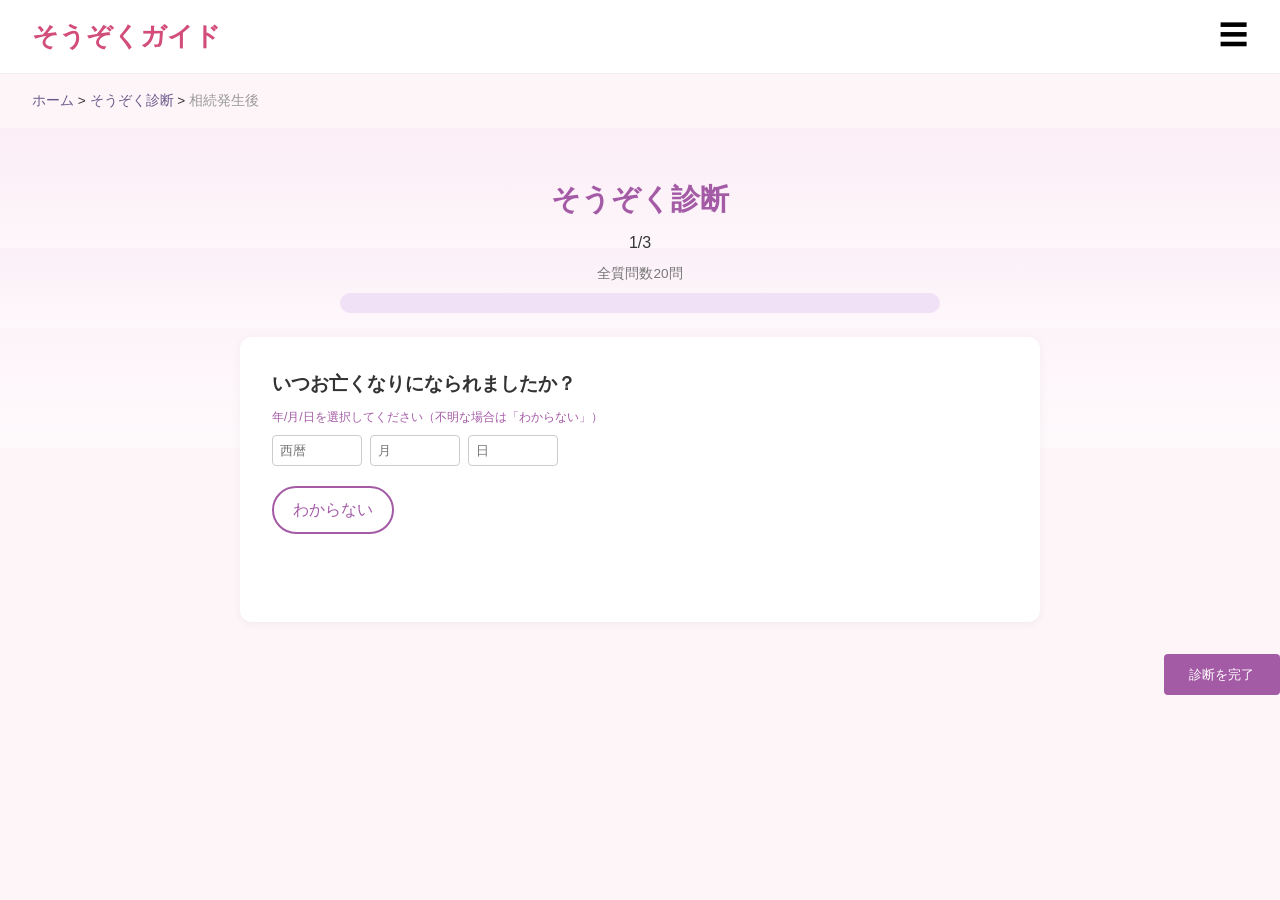
<file: index.html>
<!DOCTYPE html>
<html lang="ja">
<head>
  <meta charset="UTF-8">
  <meta name="viewport" content="width=device-width, initial-scale=1.0">
  <title>そうぞく診断</title>
  <link rel="stylesheet" href="styles.css">
</head>
<body>
  <header class="site-header">
    <div class="logo">そうぞくガイド</div>
    <button class="menu-btn" aria-label="メニュー">&#9776;</button>
  </header>

  <div class="breadcrumb">
    <a href="#">ホーム</a> &gt; <a href="#">そうぞく診断</a> &gt; <span>相続発生後</span>
  </div>

  <div class="page-bg">
    <section class="section-title">
      <h1>そうぞく診断</h1>
      <div class="page-counter"><span id="current-page">1</span>/3</div>
      <div class="total-questions">全質問数20問</div>
      <div class="progress-wrapper"><div id="progress-bar" class="progress-bar"></div></div>
    </section>

    <div id="question-wrapper" class="question-container">
      <!-- JavaScriptが質問を挿入 -->
    </div>

    <div class="nav-buttons">
      <button id="prev-btn" style="display:none;">戻る</button>
      <button id="next-btn">次へ</button>
    </div>
  </div>

  <script src="script.js"></script>
</body>
</html>
</file>
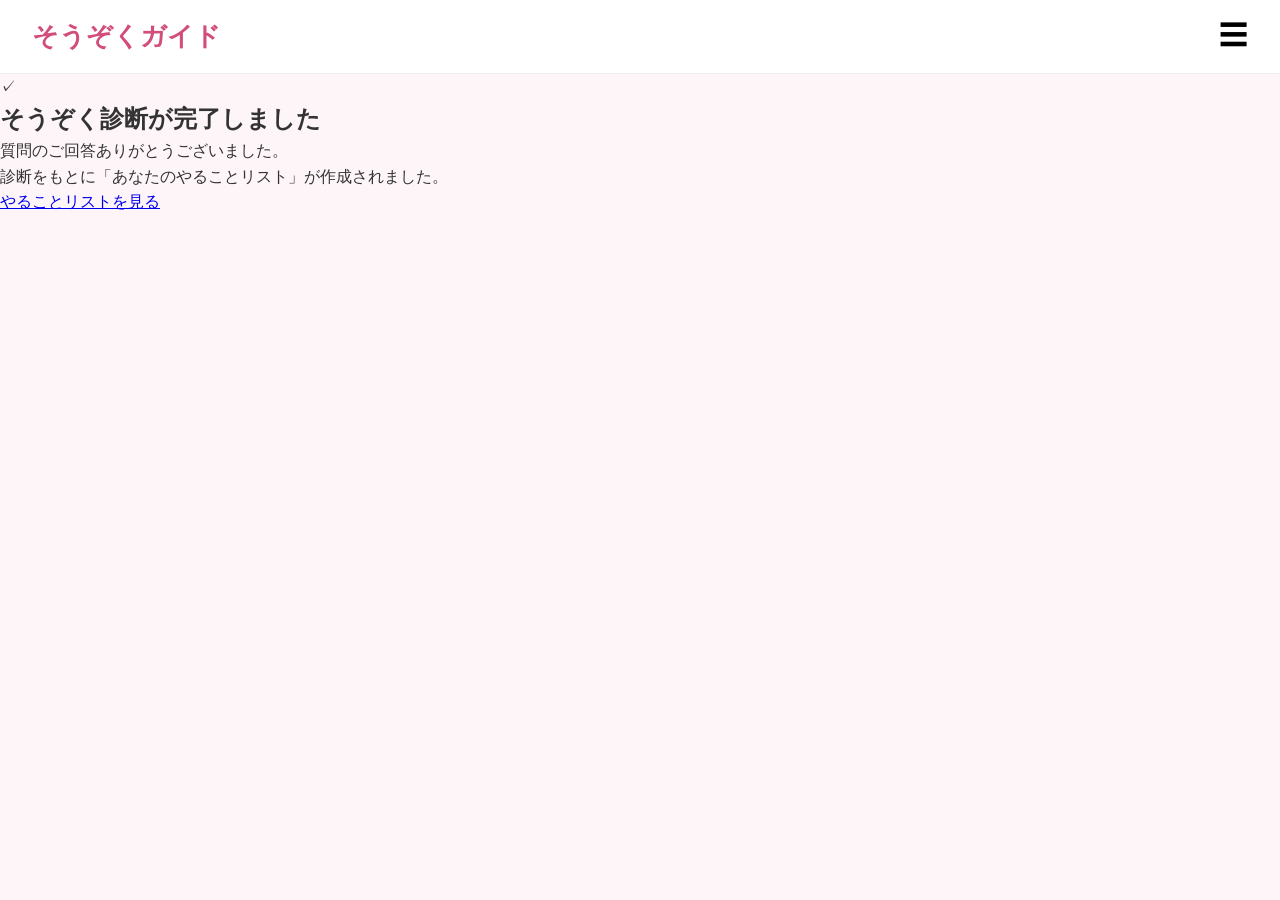
<file: completed.html>
<!DOCTYPE html>
<html lang="ja">
<head>
  <meta charset="UTF-8">
  <meta name="viewport" content="width=device-width, initial-scale=1.0">
  <title>診断完了</title>
  <link rel="stylesheet" href="styles.css">
</head>
<body>
  <header class="site-header">
    <div class="logo">そうぞくガイド</div>
    <button class="menu-btn">&#9776;</button>
  </header>

  <div class="complete-page">
    <div class="check-icon">&#10003;</div>
    <h2>そうぞく診断が完了しました</h2>
    <p>質問のご回答ありがとうございました。<br>
    診断をもとに「あなたのやることリスト」が作成されました。</p>
    <a href="tasks.html" class="cta-btn">やることリストを見る</a>
  </div>
</body>
</html>
</file>
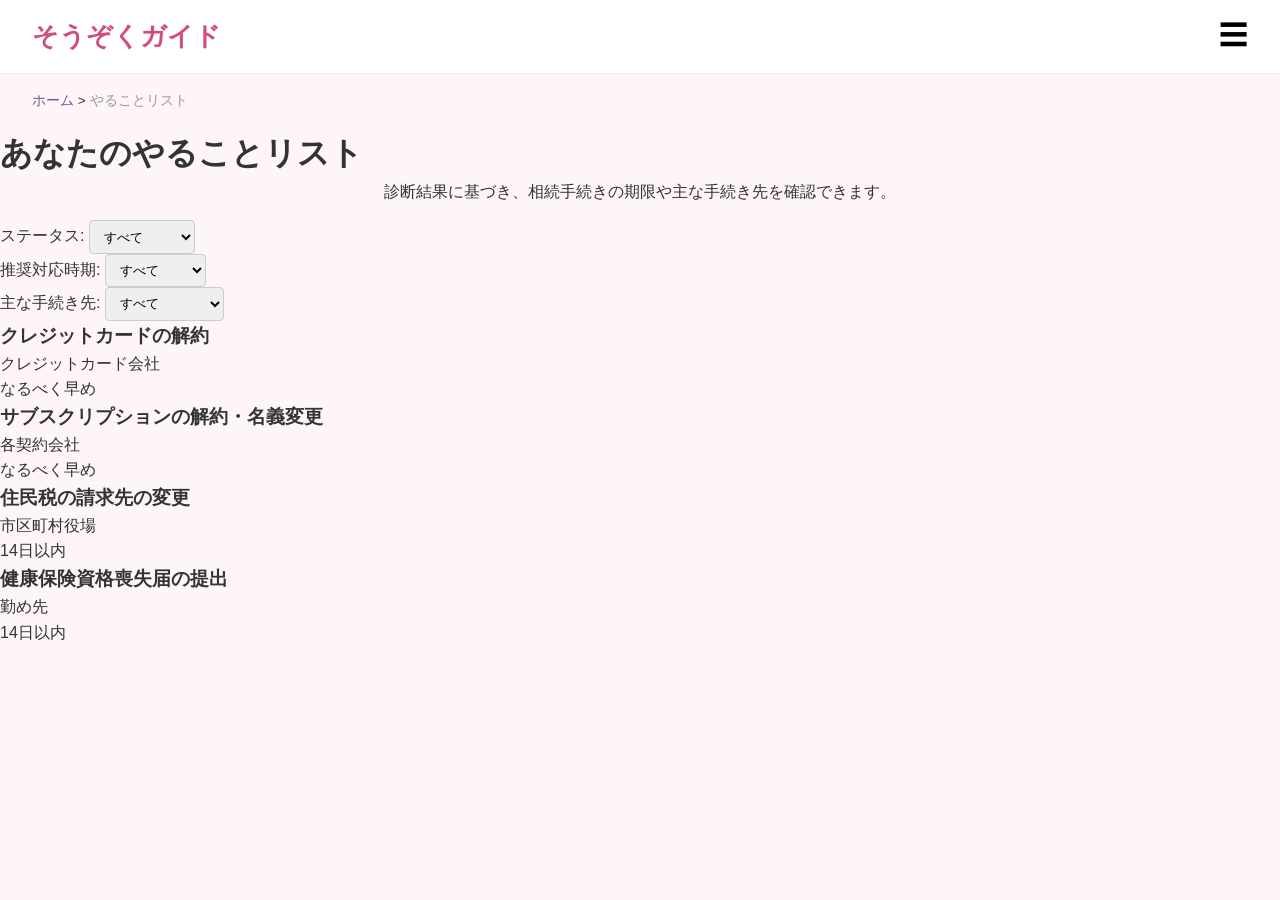
<file: tasks.html>
<!DOCTYPE html>
<html lang="ja">
<head>
  <meta charset="UTF-8">
  <meta name="viewport" content="width=device-width, initial-scale=1.0">
  <title>やることリスト</title>
  <link rel="stylesheet" href="styles.css">
</head>
<body>
  <header class="site-header">
    <div class="logo">そうぞくガイド</div>
    <button class="menu-btn">&#9776;</button>
  </header>

  <div class="breadcrumb">
    <a href="#">ホーム</a> &gt; <span>やることリスト</span>
  </div>

  <div class="task-page">
    <h1>あなたのやることリスト</h1>
    <p style="text-align:center; margin-bottom:1rem;">診断結果に基づき、相続手続きの期限や主な手続き先を確認できます。</p>

    <!-- フィルター -->
    <div class="filters">
      <div class="filter-item">
        <label for="status-filter">ステータス:</label>
        <select id="status-filter">
          <option>すべて</option>
          <option>未対応のみ</option>
        </select>
      </div>
      <div class="filter-item">
        <label for="deadline-filter">推奨対応時期:</label>
        <select id="deadline-filter">
          <option>すべて</option>
          <option>14日以内</option>
          <option>3ヶ月以内</option>
        </select>
      </div>
      <div class="filter-item">
        <label for="agency-filter">主な手続き先:</label>
        <select id="agency-filter">
          <option>すべて</option>
          <option>市区町村役場</option>
          <option>銀行</option>
          <option>契約会社</option>
        </select>
      </div>
    </div>

    <!-- タスクリスト -->
    <div class="task-list" id="task-list">
      <!-- JSでタスクを挿入 -->
    </div>
  </div>

  <script>
    // サンプルタスクリスト（診断結果に応じて動的生成することも可能）
    const tasks = [
      {
        title: 'クレジットカードの解約',
        agency: 'クレジットカード会社',
        deadline: 'なるべく早め',
      },
      {
        title: 'サブスクリプションの解約・名義変更',
        agency: '各契約会社',
        deadline: 'なるべく早め',
      },
      {
        title: '住民税の請求先の変更',
        agency: '市区町村役場',
        deadline: '14日以内',
      },
      {
        title: '健康保険資格喪失届の提出',
        agency: '勤め先',
        deadline: '14日以内',
      }
    ];

    function renderTasks(list) {
      const container = document.getElementById('task-list');
      container.innerHTML = '';
      list.forEach(task => {
        const card = document.createElement('div');
        card.className = 'task-card';
        const info = document.createElement('div');
        info.className = 'task-info';
        const title = document.createElement('h3');
        title.textContent = task.title;
        const agency = document.createElement('span');
        agency.textContent = task.agency;
        info.appendChild(title);
        info.appendChild(agency);
        const deadline = document.createElement('div');
        deadline.className = 'task-deadline';
        deadline.textContent = task.deadline;
        card.appendChild(info);
        card.appendChild(deadline);
        container.appendChild(card);
      });
    }

    // 初期描画
    document.addEventListener('DOMContentLoaded', () => renderTasks(tasks));
  </script>
</body>
</html>
</file>
<file: styles.css>
/* ------- 基本設定 ------- */
* {
  box-sizing: border-box;
  margin: 0;
  padding: 0;
}
body {
  font-family: "Arial", sans-serif;
  background: #fef5f9;
  color: #333;
  line-height: 1.6;
  min-height: 100vh;
}

/* ------- ヘッダー ------- */
.site-header {
  display: flex;
  justify-content: space-between;
  align-items: center;
  padding: 1rem 2rem;
  background: #fff;
  border-bottom: 1px solid #eee;
}
.site-header .logo {
  font-size: 1.6rem;
  font-weight: bold;
  color: #d24d79;
}
.site-header .menu-btn {
  font-size: 1.8rem;
  background: none;
  border: none;
  cursor: pointer;
}

/* ------- パンくずリスト ------- */
.breadcrumb {
  font-size: 0.85rem;
  margin: 1rem 2rem;
}
.breadcrumb a {
  color: #6d5a8d;
  text-decoration: none;
}
.breadcrumb span {
  color: #999;
}

/* ------- 背景装飾 ------- */
.page-bg {
  position: relative;
  padding-top: 2rem;
}
.page-bg::before,
.page-bg::after {
  content: "";
  position: absolute;
  left: 0;
  right: 0;
  height: 200px;
  background: linear-gradient(180deg, #faeaf5 0%, #fff 100%);
  z-index: -1;
}
.page-bg::before { top: 0; opacity: 0.7; }
.page-bg::after  { top: 120px; opacity: 0.5; }

/* ------- タイトルとプログレス ------- */
.section-title {
  text-align: center;
  margin-top: 1rem;
}
.section-title h1 {
  font-size: 1.8rem;
  margin-bottom: 0.5rem;
  color: #a45ba6;
}
.section-title .page-counter {
  font-size: 1rem;
  margin-bottom: 0.5rem;
}
.section-title .total-questions {
  font-size: 0.85rem;
  color: #777;
}
.progress-wrapper {
  width: 70%;
  max-width: 600px;
  margin: 0.5rem auto 1.5rem;
  background: #f1e1f6;
  border-radius: 20px;
  height: 20px;
}
.progress-bar {
  height: 100%;
  width: 0;
  background: #a45ba6;
  border-radius: 20px;
  transition: width 0.3s ease;
}

/* ------- 質問フォーム ------- */
.question-container {
  max-width: 800px;
  margin: 0 auto 2rem;
  background: #fff;
  padding: 2rem;
  border-radius: 12px;
  box-shadow: 0 2px 10px rgba(0,0,0,0.05);
}
.question-block {
  margin-bottom: 2rem;
  padding-bottom: 1.5rem;
  border-bottom: 1px solid #e5d2e8; /* 質問間の区切り線 */
}
.question-block:last-child {
  border-bottom: none;
}
.question-block h2 {
  font-size: 1.2rem;
  margin-bottom: 0.5rem;
}
.question-block .helper {
  font-size: 0.75rem;
  color: #a45ba6;
  margin-bottom: 0.5rem;
}

/* Q1の数値入力フィールド */
.date-inputs {
  display: flex;
  flex-wrap: wrap;
  gap: 0.5rem;
  margin-bottom: 0.8rem;
}
.date-inputs input[type="number"] {
  width: 90px;
  padding: 0.45rem;
  border: 1px solid #ccc;
  border-radius: 4px;
}

/* わからないボタン */
.unknown-button {
  display: inline-block;
  padding: 0.6rem 1.2rem;
  border: 2px solid #a45ba6;
  border-radius: 30px;
  color: #a45ba6;
  cursor: pointer;
  user-select: none;
  text-align: center;
  margin-top: 0.4rem;
}

/* ピル型選択肢 */
.pill-group {
  display: flex;
  flex-wrap: wrap;
  gap: 0.6rem;
}
.pill {
  border: 1px solid #a45ba6;
  border-radius: 20px;
  padding: 0.5rem 1rem;
  font-size: 0.9rem;
  cursor: pointer;
  user-select: none;
}
.pill.selected {
  background: #e5cbe8;
  color: #333;
}

/* ドロップダウン（都道府県など） */
select {
  padding: 0.45rem 0.6rem;
  border: 1px solid #ccc;
  border-radius: 4px;
  margin-right: 0.5rem;
}

/* ------- ナビゲーションボタン ------- */
.nav-buttons {
  display: flex;
  justify-content: flex-end; /* 右寄せ */
  gap: 0.8rem;
/* ------- モバイル対応 ------- */
@media (max-width: 600px) {
  .progress-wrapper {
    width: 90%;
  }
  .question-container {
    width: 90%;
    padding: 1rem;
  }
  .nav-buttons {
    flex-direction: column;
    align-items: stretch;
    gap: 0.5rem;
  }
  .nav-buttons button {
    width: 100%;
  }
  .filters {
    display: flex;
    flex-direction: column;
    gap: 1rem;
    align-items: stretch;
  }
  .filter-item {
    width: 100%;
  }
}

  margin-top: 1.5rem;
}
.nav-buttons button {
  padding: 0.7rem 1.6rem;
  background: #a45ba6;
  color: #fff;
  border: none;
  border-radius: 4px;
  cursor: pointer;
}
.nav-buttons button:disabled {
  background: #ccc;
  cursor: default;
}
</file>
